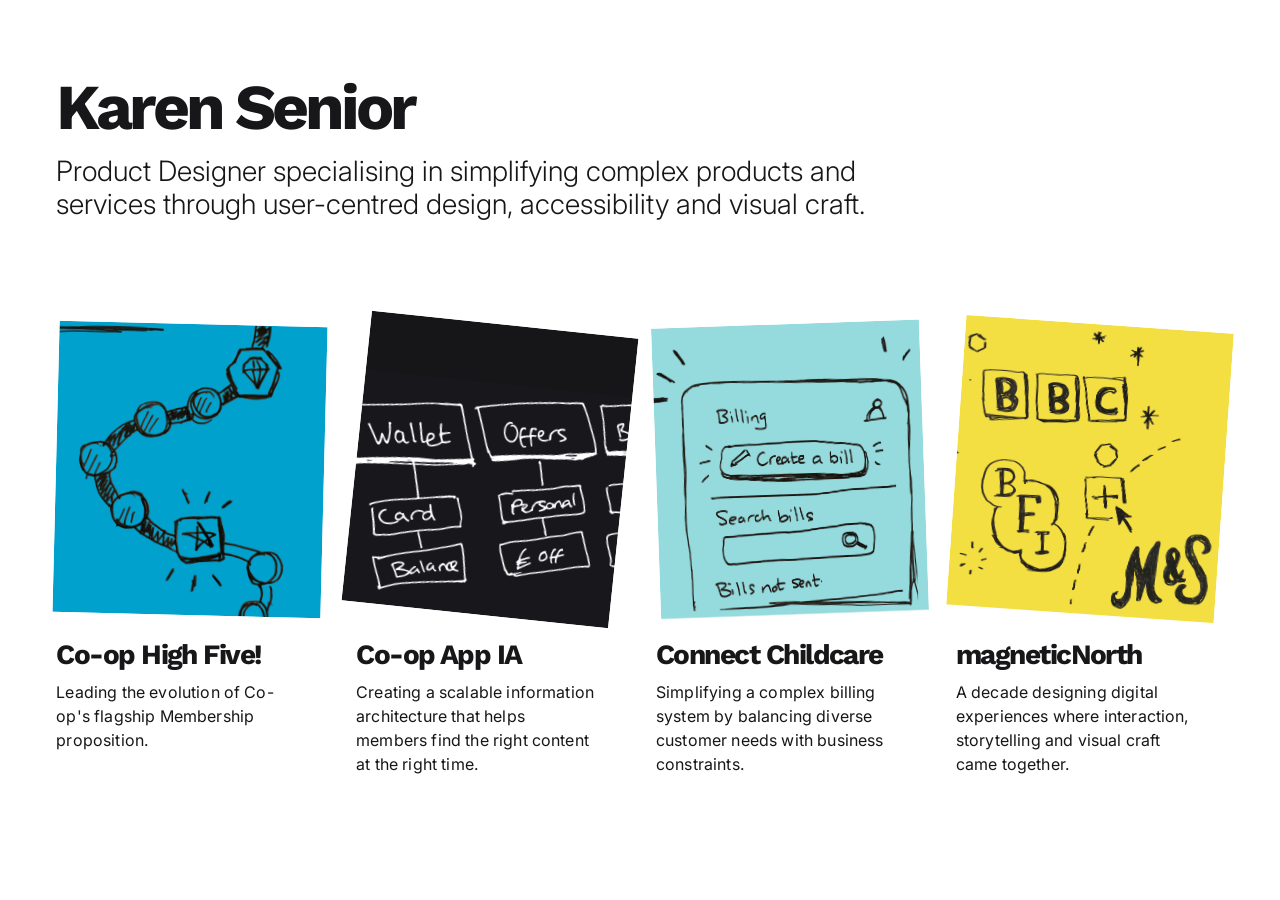
<file: 03 Site/index.html>
<!doctype html>
<html lang="en">
  <head>
    <meta charset="UTF-8" />
    <meta name="viewport" content="width=device-width, initial-scale=1.0" />
    <meta name="description" content="Selected work by Karen Senior, lead designer." />
    <title>Karen Senior — Lead designer</title>
    <link rel="stylesheet" href="styles.css" />
    <link rel="stylesheet" href="typography.css" />
  </head>
  <body>
    <main class="portfolio">
      <header class="intro">
        <p class="name">Karen Senior</p>
        <h1>Product Designer specialising in simplifying complex products and services through user-centred design, accessibility and visual craft.</h1>
      </header>

      <section class="projects" aria-label="Selected projects">
        <a class="project high-five" href="co-op-high-five.html">
          <span class="art"><img src="assets/high-five-hero.png" alt="Co-op High Five illustration" /></span>
          <span class="project-copy"><strong>Co-op High Five!</strong><span>Leading the evolution of Co-op's flagship Membership proposition.</span></span>
        </a>
        <a class="project app-ia" href="co-op-app-ia.html">
          <span class="art"><img src="assets/coop-ia-hero.png" alt="Co-op App information architecture sketch" /></span>
          <span class="project-copy"><strong>Co-op App IA</strong><span>Creating a scalable information architecture that helps members find the right content at the right time.</span></span>
        </a>
        <a class="project childcare" href="connect-childcare.html">
          <span class="art"><img src="assets/connect-childcare-hero.png" alt="Connect Childcare billing sketch" /></span>
          <span class="project-copy"><strong>Connect Childcare</strong><span>Simplifying a complex billing system by balancing diverse customer needs with business constraints.</span></span>
        </a>
        <a class="project magnetic" href="magnetic-north.html">
          <span class="art"><img src="assets/magneticnorth-hero.png" alt="magneticNorth lettering illustration" /></span>
          <span class="project-copy"><strong>magneticNorth</strong><span>A decade designing digital experiences where interaction, storytelling and visual craft came together.</span></span>
        </a>
      </section>
    </main>
  </body>
</html>
</file>
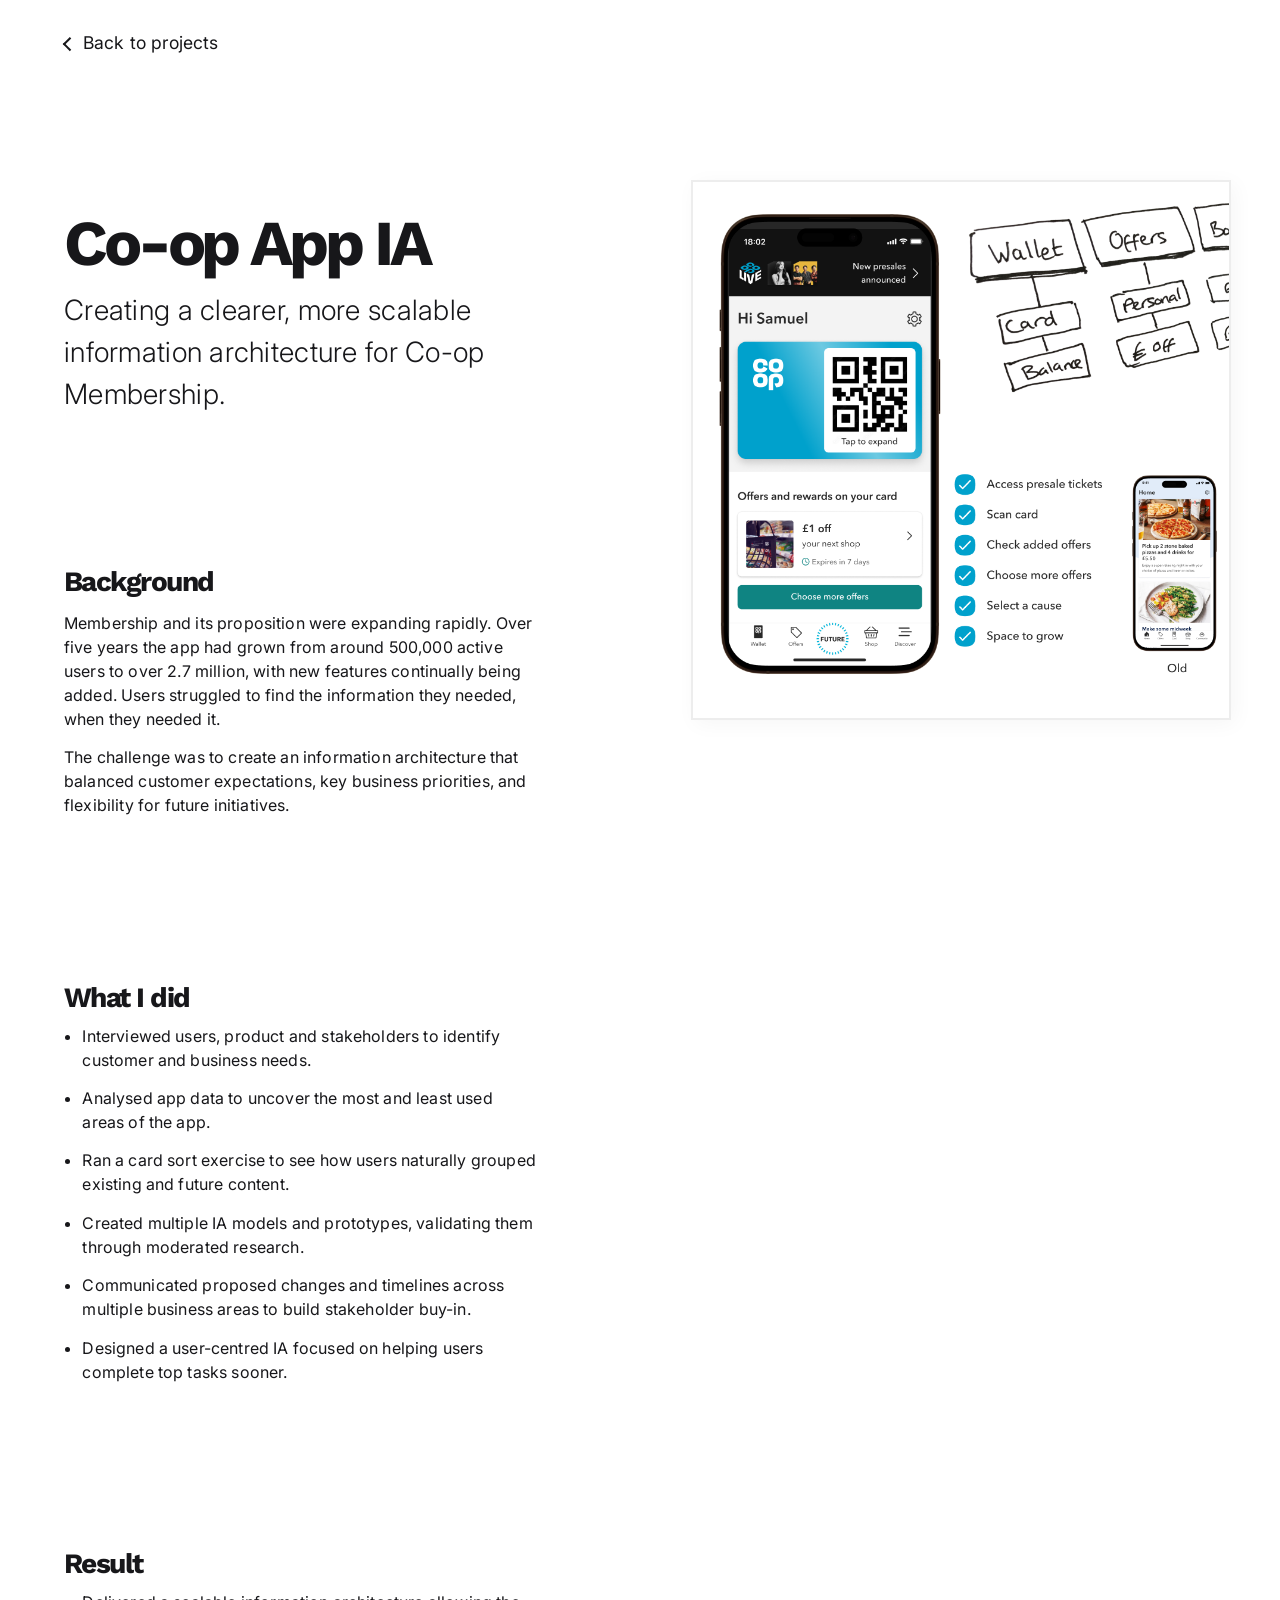
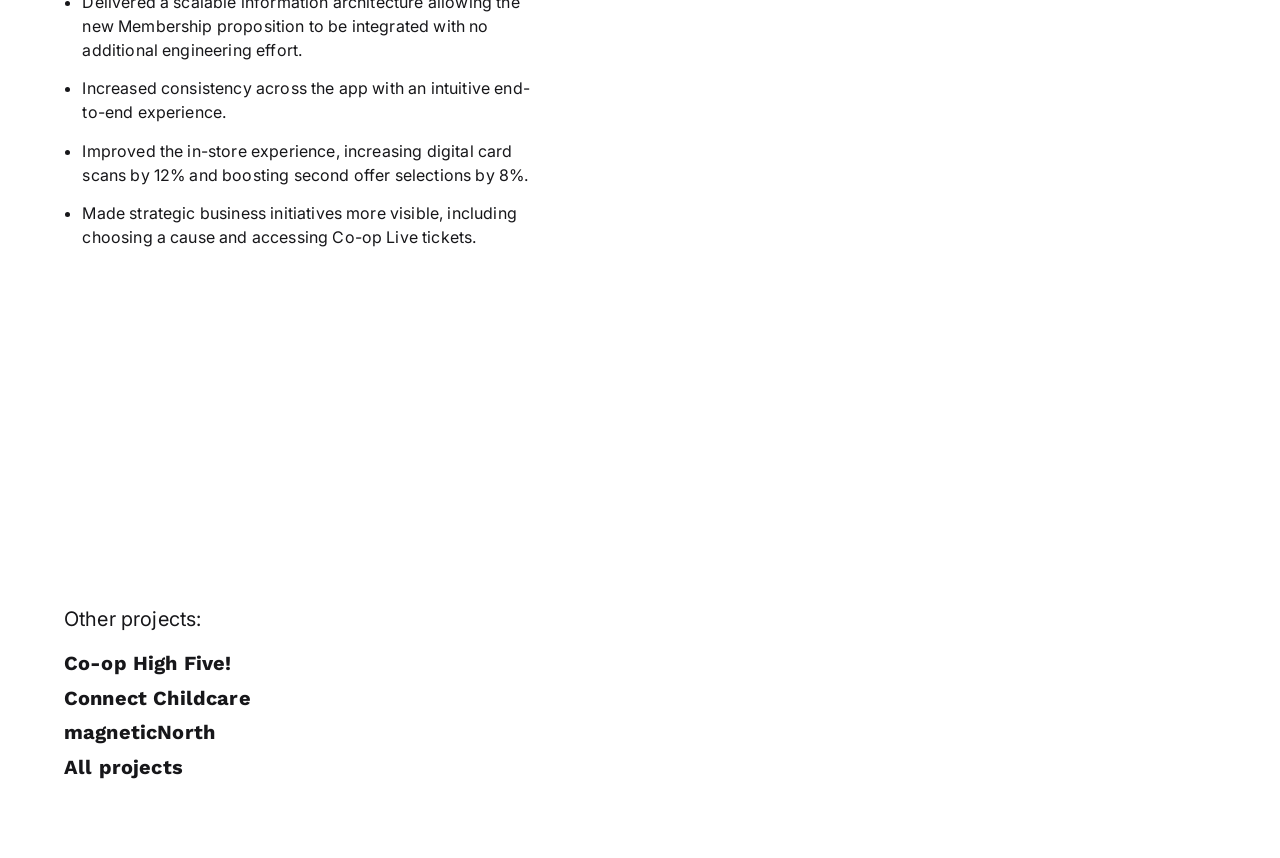
<file: 03 Site/co-op-app-ia.html>
<!doctype html>
<html lang="en">
<head>
  <meta charset="UTF-8" />
  <meta name="viewport" content="width=device-width, initial-scale=1.0" />
  <meta name="description" content="Co-op App IA case study by Karen Senior." />
  <title>Co-op App IA — Karen Senior</title>
  <link rel="stylesheet" href="high-five.css?v=lede-sync" />
  <link rel="stylesheet" href="typography.css" />
  <link rel="stylesheet" href="high-five-images.css?v=lede-sync-2" />
  <link rel="stylesheet" href="project-motion.css" />
  <script src="project-motion.js" defer></script>
</head>
<body>
  <main class="high-five-case case-with-gallery">
    <a class="back" href="index.html"><span class="back-chevron" aria-hidden="true"></span><span>Back to projects</span></a>
    <figure class="visual mobile-logo" data-reveal="image"><img src="assets/app-ia-1.png" alt="Co-op App IA exploration" /></figure>
    <div class="case-grid">
      <article class="case-copy">
        <header class="case-title"><h1 class="case-name">Co-op App IA</h1><p class="case-lede">Creating a clearer, more scalable information architecture for Co-op Membership.</p></header>
        <figure class="visual mobile-heading-image"><img src="assets/app-ia-1.png" alt="Co-op App IA exploration" /></figure>
        <section data-reveal="text"><h2>Background</h2><p>Membership and its proposition were expanding rapidly. Over five years the app had grown from around 500,000 active users to over 2.7 million, with new features continually being added. Users struggled to find the information they needed, when they needed it.</p><p>The challenge was to create an information architecture that balanced customer expectations, key business priorities, and flexibility for future initiatives.</p></section><figure class="visual mobile-inline"><img src="assets/app-ia-2.png" alt="Co-op app card sort and content model" /></figure>
        <section data-reveal="text"><h2>What I did</h2><ul><li>Interviewed users, product and stakeholders to identify customer and business needs.</li><li>Analysed app data to uncover the most and least used areas of the app.</li><li>Ran a card sort exercise to see how users naturally grouped existing and future content.</li><li>Created multiple IA models and prototypes, validating them through moderated research.</li><li>Communicated proposed changes and timelines across multiple business areas to build stakeholder buy-in.</li><li>Designed a user-centred IA focused on helping users complete top tasks sooner.</li></ul></section><figure class="visual mobile-inline"><img src="assets/app-ia-3.png" alt="Co-op app tasks and information architecture" /></figure>
        <section data-reveal="text"><h2>Result</h2><ul><li>Delivered a scalable information architecture allowing the new Membership proposition to be integrated with no additional engineering effort.</li><li>Increased consistency across the app with an intuitive end-to-end experience.</li><li>Improved the in-store experience, increasing digital card scans by 12% and boosting second offer selections by 8%.</li><li>Made strategic business initiatives more visible, including choosing a cause and accessing Co-op Live tickets.</li></ul></section><figure class="visual mobile-inline"><img src="assets/app-ia-4.png" alt="Co-op app prototypes and testing" /></figure><figure class="visual mobile-inline"><img src="assets/app-ia-5.png" alt="Co-op Membership app screens" /></figure>
      </article>
      <aside class="case-gallery stack-gallery" aria-label="Co-op App IA project imagery">
        <figure class="visual logo" data-reveal="image"><img src="assets/app-ia-1.png" alt="Co-op App IA exploration" /></figure>
        <figure class="visual phones" data-reveal="image"><img src="assets/app-ia-2.png" alt="Co-op app card sort and content model" /></figure>
        <figure class="visual app" data-reveal="image"><img src="assets/app-ia-3.png" alt="Co-op app tasks and information architecture" /></figure>
        <figure class="visual roadmap" data-reveal="image"><img src="assets/app-ia-4.png" alt="Co-op app prototypes and testing" /></figure>
        <figure class="visual workshop" data-reveal="image"><img src="assets/app-ia-5.png" alt="Co-op Membership app screens" /></figure>
      </aside>
    </div>
    <nav class="other-projects" aria-label="Other projects"><p>Other projects:</p><a href="co-op-high-five.html">Co-op High Five!</a><a href="connect-childcare.html">Connect Childcare</a><a href="magnetic-north.html">magneticNorth</a><a href="index.html">All projects</a></nav>
  </main>
</body>
</html>
</file>
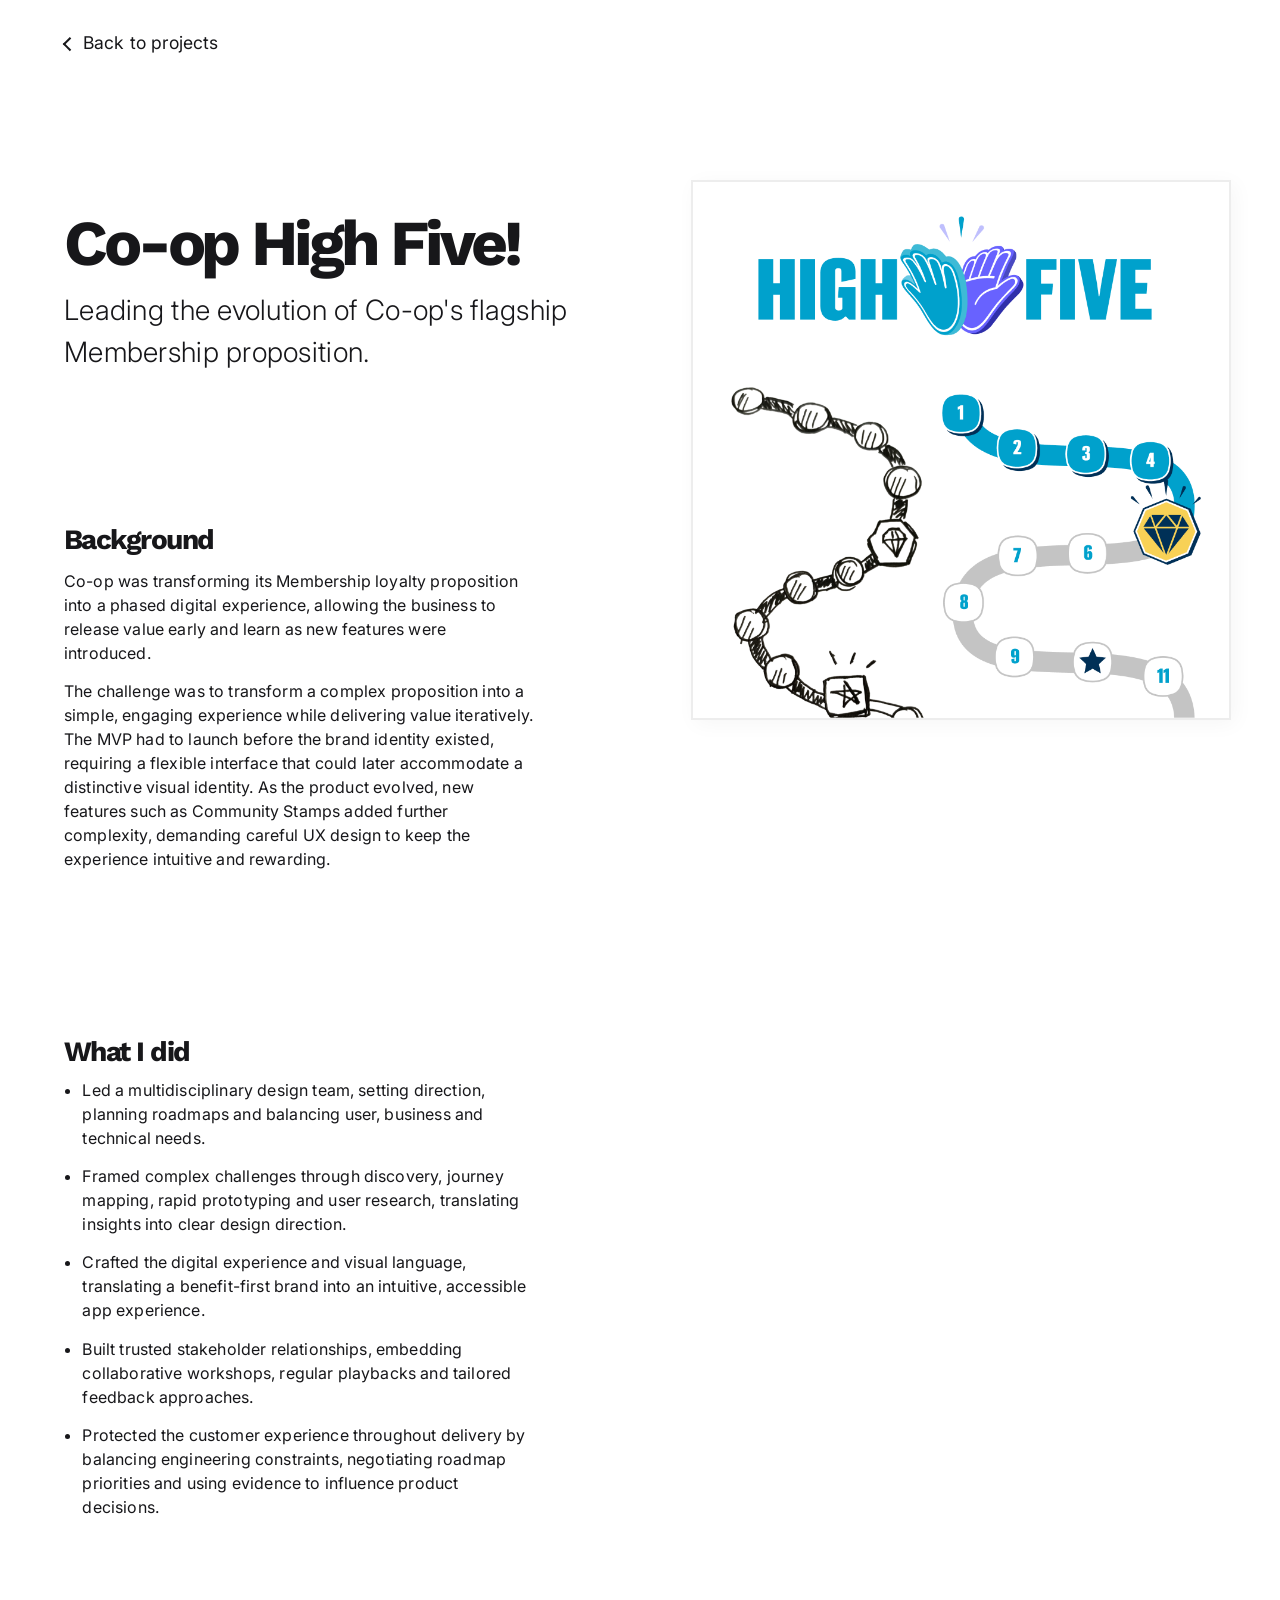
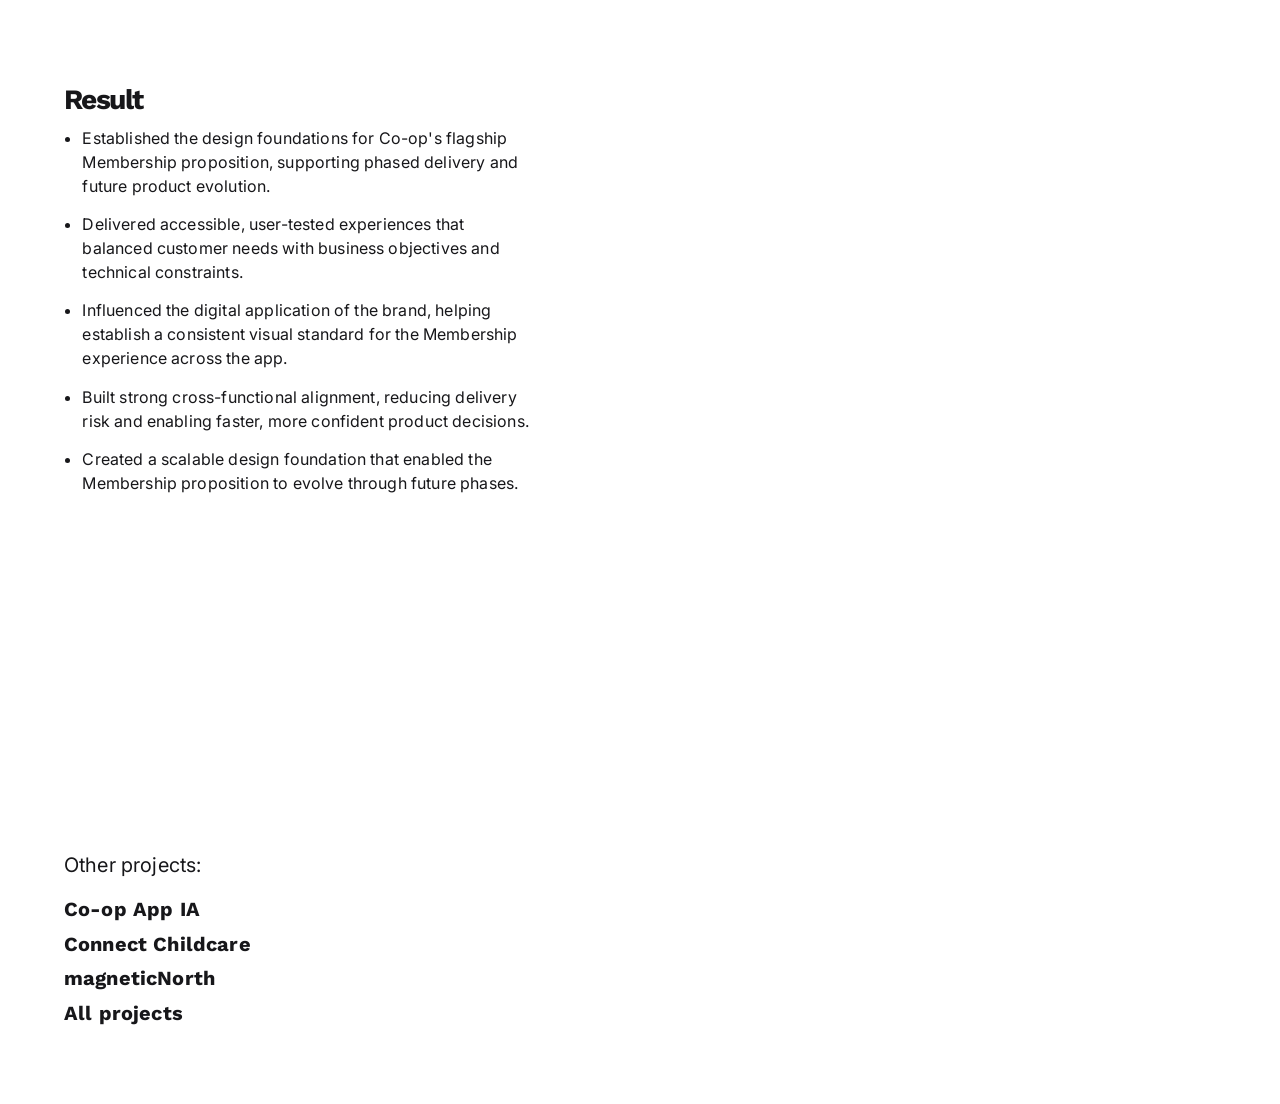
<file: 03 Site/co-op-high-five.html>
<!doctype html>
<html lang="en">
  <head>
    <meta charset="UTF-8" />
    <meta name="viewport" content="width=device-width, initial-scale=1.0" />
    <meta name="description" content="Co-op High Five case study by Karen Senior." />
    <title>Co-op High Five! — Karen Senior</title>
    <link rel="stylesheet" href="high-five.css?v=lede-sync" />
    <link rel="stylesheet" href="typography.css" />
    <link rel="stylesheet" href="high-five-images.css?v=lede-sync-2" />
    <link rel="stylesheet" href="project-motion.css?v=600-square" />
    <script src="project-motion.js" defer></script>
  </head>
  <body>
    <main class="high-five-case">
      <a class="back" href="index.html"><span class="back-chevron" aria-hidden="true"></span><span>Back to projects</span></a>
      <figure class="visual mobile-logo" data-reveal="image"><img src="assets/high-five-1.png" alt="Co-op High Five campaign logo" /></figure>
      <div class="case-grid">
        <article class="case-copy">
          <header class="case-title">
            <h1 class="case-name">Co-op High Five!</h1>
            <p class="case-lede" style="width:100%;max-width:none;">Leading the evolution of Co-op's flagship Membership proposition.</p>
          </header>
          <figure class="visual mobile-heading-image"><img src="assets/high-five-1.png" alt="Co-op High Five campaign logo" /></figure>
          <section data-reveal="text"><h2>Background</h2><p>Co-op was transforming its Membership loyalty proposition into a phased digital experience, allowing the business to release value early and learn as new features were introduced.</p><p>The challenge was to transform a complex proposition into a simple, engaging experience while delivering value iteratively. The MVP had to launch before the brand identity existed, requiring a flexible interface that could later accommodate a distinctive visual identity. As the product evolved, new features such as Community Stamps added further complexity, demanding careful UX design to keep the experience intuitive and rewarding.</p></section>
          <figure class="visual mobile-inline mobile-image-2"><img src="assets/high-five-2.png" alt="Co-op High Five mobile screens" /></figure>
          <section data-reveal="text"><h2>What I did</h2><ul><li>Led a multidisciplinary design team, setting direction, planning roadmaps and balancing user, business and technical needs.</li><li>Framed complex challenges through discovery, journey mapping, rapid prototyping and user research, translating insights into clear design direction.</li><li>Crafted the digital experience and visual language, translating a benefit-first brand into an intuitive, accessible app experience.</li><li>Built trusted stakeholder relationships, embedding collaborative workshops, regular playbacks and tailored feedback approaches.</li><li>Protected the customer experience throughout delivery by balancing engineering constraints, negotiating roadmap priorities and using evidence to influence product decisions.</li></ul></section>
          <figure class="visual mobile-inline mobile-image-3"><img src="assets/high-five-3.png" alt="More Co-op High Five app screens" /></figure>
          <section data-reveal="text"><h2>Result</h2><ul><li>Established the design foundations for Co-op's flagship Membership proposition, supporting phased delivery and future product evolution.</li><li>Delivered accessible, user-tested experiences that balanced customer needs with business objectives and technical constraints.</li><li>Influenced the digital application of the brand, helping establish a consistent visual standard for the Membership experience across the app.</li><li>Built strong cross-functional alignment, reducing delivery risk and enabling faster, more confident product decisions.</li><li>Created a scalable design foundation that enabled the Membership proposition to evolve through future phases.</li></ul></section>
          <figure class="visual mobile-inline mobile-image-4"><img src="assets/high-five-4.png" alt="Product roadmap planning board" /></figure>
          <figure class="visual mobile-inline mobile-image-5"><img src="assets/high-five-5.png" alt="Design workshop materials and planning board" /></figure>
        </article>
        <aside class="case-gallery stack-gallery" aria-label="Co-op High Five project imagery">
          <figure class="visual logo" data-reveal="image"><img src="assets/high-five-1.png" alt="Co-op High Five campaign logo" /></figure>
          <figure class="visual phones" data-reveal="image"><img src="assets/high-five-2.png" alt="Co-op High Five mobile screens" /></figure>
          <figure class="visual app" data-reveal="image"><img src="assets/high-five-3.png" alt="More Co-op High Five app screens" /></figure>
          <figure class="visual roadmap" data-reveal="image"><img src="assets/high-five-4.png" alt="Product roadmap planning board" /></figure>
          <figure class="visual workshop" data-reveal="image"><img src="assets/high-five-5.png" alt="Design workshop materials and planning board" /></figure>
        </aside>
      </div>
      <nav class="other-projects" aria-label="Other projects"><p>Other projects:</p><a href="co-op-app-ia.html">Co-op App IA</a><a href="connect-childcare.html">Connect Childcare</a><a href="magnetic-north.html">magneticNorth</a><a href="index.html">All projects</a></nav>
    </main>
  </body>
</html>
</file>
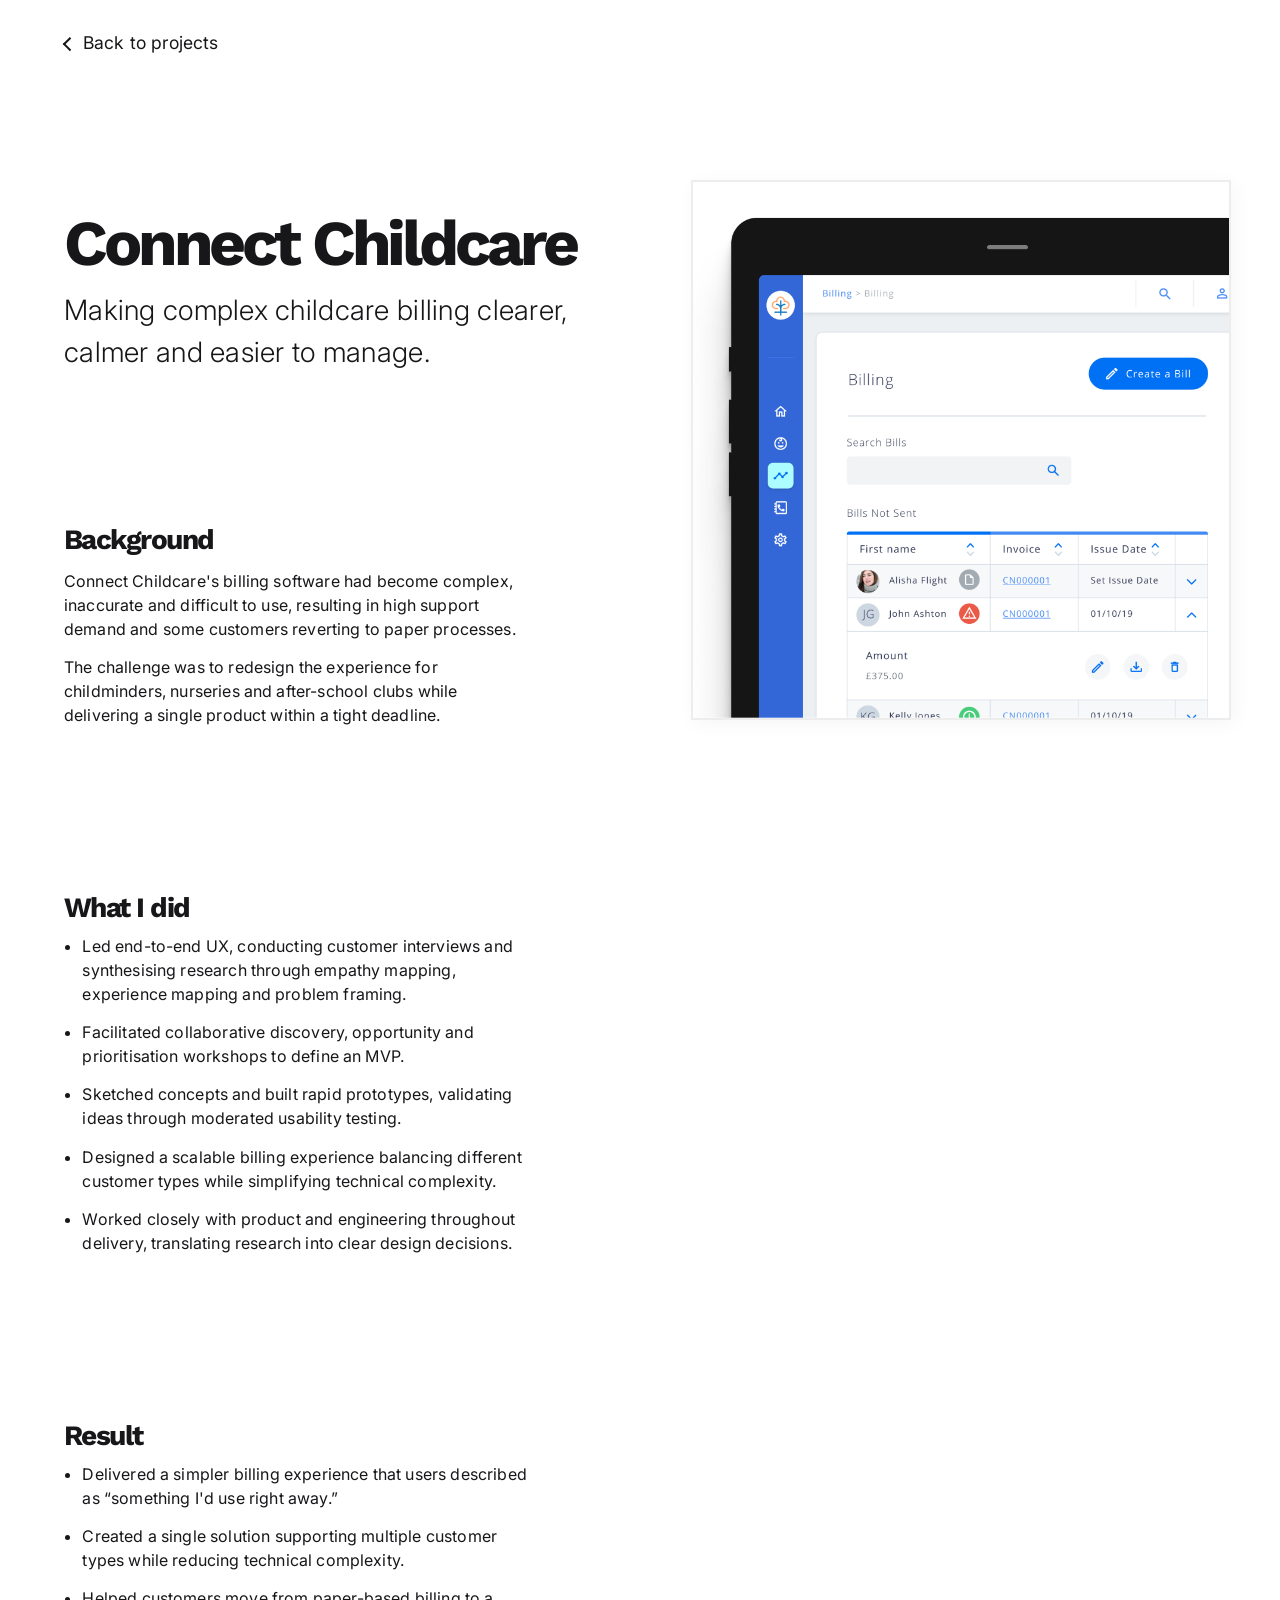
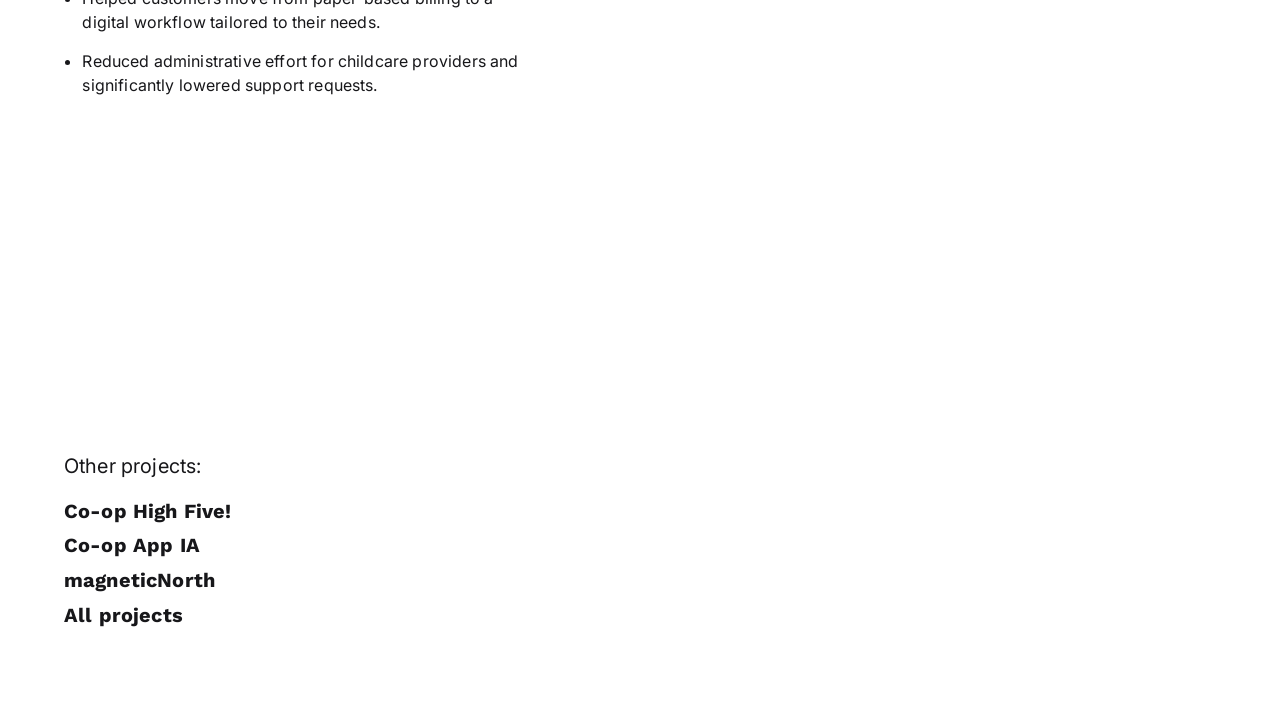
<file: 03 Site/connect-childcare.html>
<!doctype html>
<html lang="en">
<head>
  <meta charset="UTF-8" /><meta name="viewport" content="width=device-width, initial-scale=1.0" />
  <meta name="description" content="Connect Childcare case study by Karen Senior." /><title>Connect Childcare — Karen Senior</title>
  <link rel="stylesheet" href="high-five.css?v=lede-sync" /><link rel="stylesheet" href="typography.css" /><link rel="stylesheet" href="high-five-images.css?v=lede-sync-2" /><link rel="stylesheet" href="project-motion.css" /><script src="project-motion.js" defer></script>
</head>
<body><main class="high-five-case case-with-gallery">
  <a class="back" href="index.html"><span class="back-chevron" aria-hidden="true"></span><span>Back to projects</span></a>
  <figure class="visual mobile-logo" data-reveal="image"><img src="assets/connect-childcare-1.png" alt="Connect Childcare billing interface" /></figure>
  <div class="case-grid"><article class="case-copy">
    <header class="case-title"><h1 class="case-name">Connect Childcare</h1><p class="case-lede">Making complex childcare billing clearer, calmer and easier to manage.</p></header><figure class="visual mobile-heading-image"><img src="assets/connect-childcare-1.png" alt="Connect Childcare billing interface" /></figure>
    <section data-reveal="text"><h2>Background</h2><p>Connect Childcare's billing software had become complex, inaccurate and difficult to use, resulting in high support demand and some customers reverting to paper processes.</p><p>The challenge was to redesign the experience for childminders, nurseries and after-school clubs while delivering a single product within a tight deadline.</p></section><figure class="visual mobile-inline"><img src="assets/connect-childcare-2.png" alt="Connect Childcare service design sketches" /></figure>
    <section data-reveal="text"><h2>What I did</h2><ul><li>Led end-to-end UX, conducting customer interviews and synthesising research through empathy mapping, experience mapping and problem framing.</li><li>Facilitated collaborative discovery, opportunity and prioritisation workshops to define an MVP.</li><li>Sketched concepts and built rapid prototypes, validating ideas through moderated usability testing.</li><li>Designed a scalable billing experience balancing different customer types while simplifying technical complexity.</li><li>Worked closely with product and engineering throughout delivery, translating research into clear design decisions.</li></ul></section><figure class="visual mobile-inline"><img src="assets/connect-childcare-3.png" alt="Connect Childcare research and user flows" /></figure>
    <section data-reveal="text"><h2>Result</h2><ul><li>Delivered a simpler billing experience that users described as “something I'd use right away.”</li><li>Created a single solution supporting multiple customer types while reducing technical complexity.</li><li>Helped customers move from paper-based billing to a digital workflow tailored to their needs.</li><li>Reduced administrative effort for childcare providers and significantly lowered support requests.</li></ul></section><figure class="visual mobile-inline"><img src="assets/connect-childcare-4.png" alt="Connect Childcare interface explorations" /></figure>
  </article><aside class="case-gallery stack-gallery" aria-label="Connect Childcare project imagery">
    <figure class="visual logo" data-reveal="image"><img src="assets/connect-childcare-1.png" alt="Connect Childcare billing interface" /></figure>
    <figure class="visual phones" data-reveal="image"><img src="assets/connect-childcare-2.png" alt="Connect Childcare service design sketches" /></figure>
    <figure class="visual app" data-reveal="image"><img src="assets/connect-childcare-3.png" alt="Connect Childcare research and user flows" /></figure>
    <figure class="visual roadmap" data-reveal="image"><img src="assets/connect-childcare-4.png" alt="Connect Childcare interface explorations" /></figure>
  </aside></div>
<nav class="other-projects" aria-label="Other projects"><p>Other projects:</p><a href="co-op-high-five.html">Co-op High Five!</a><a href="co-op-app-ia.html">Co-op App IA</a><a href="magnetic-north.html">magneticNorth</a><a href="index.html">All projects</a></nav>
</main></body></html>
</file>
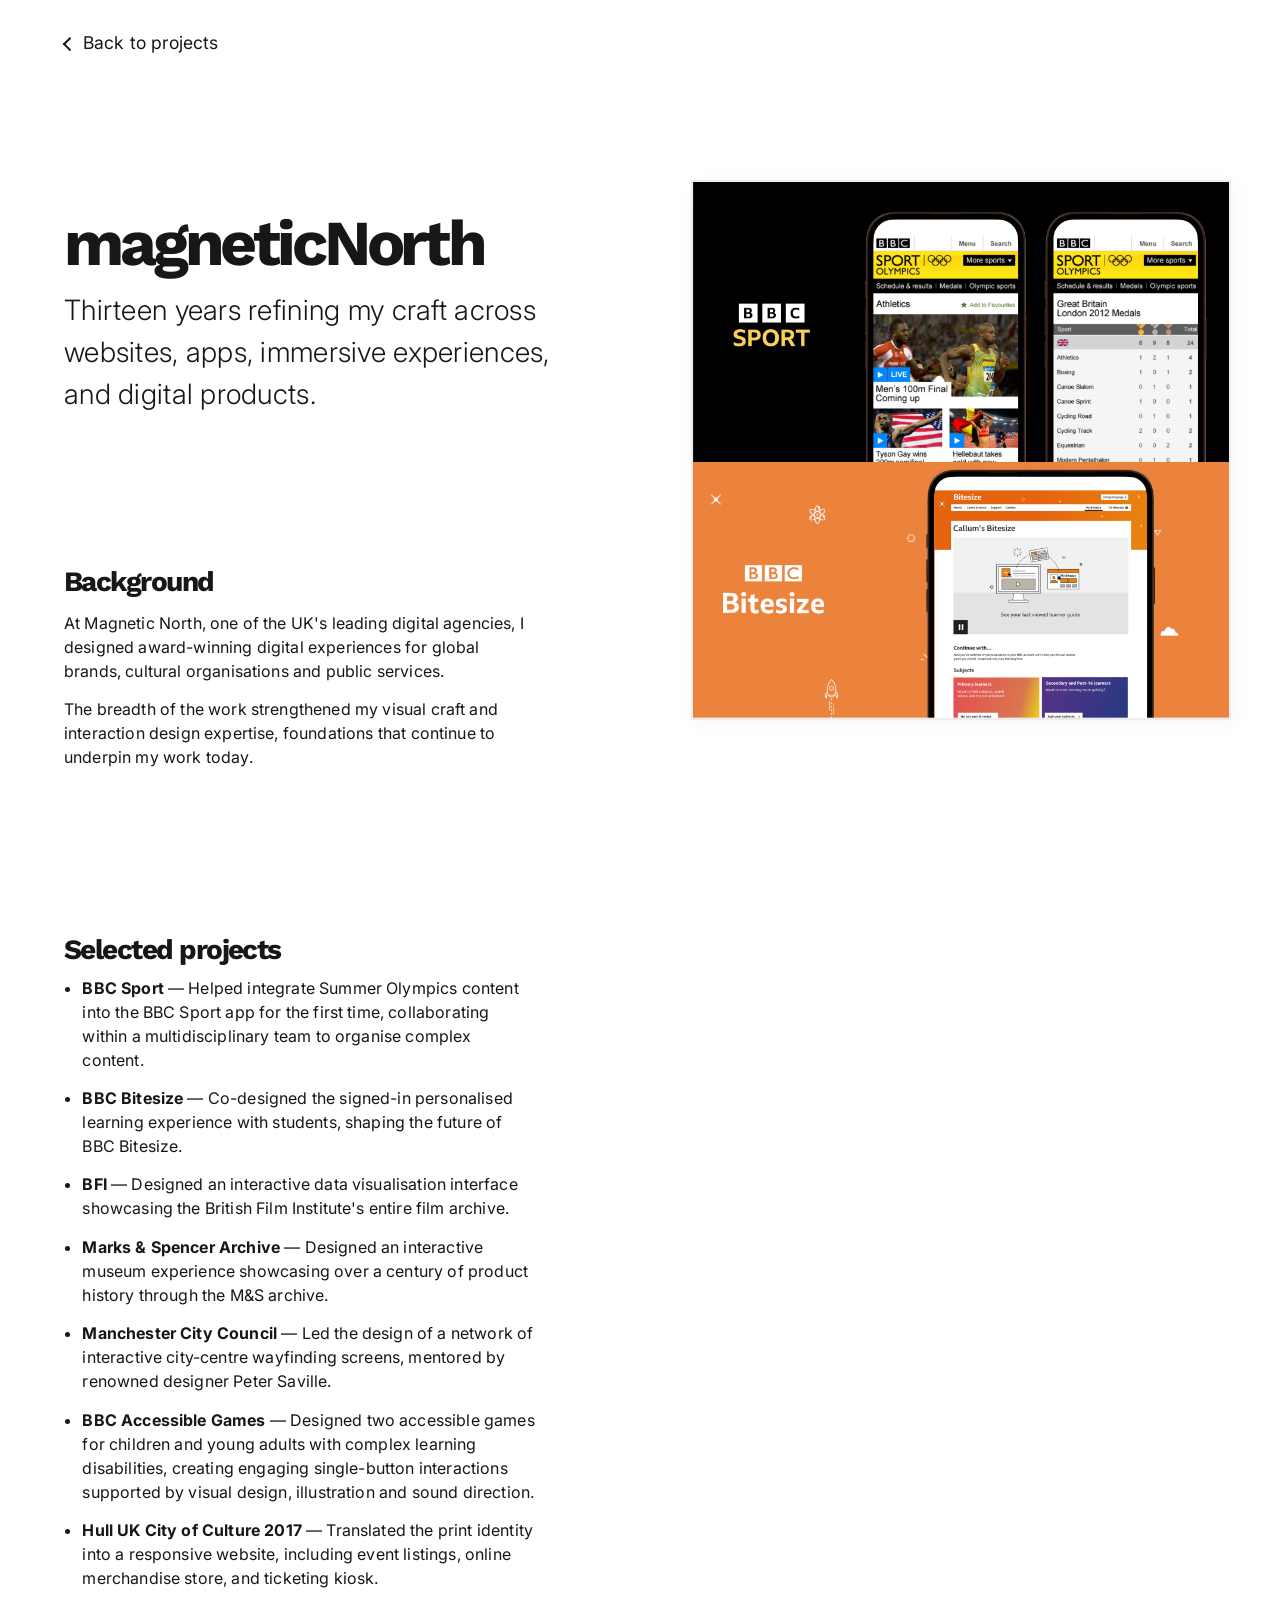
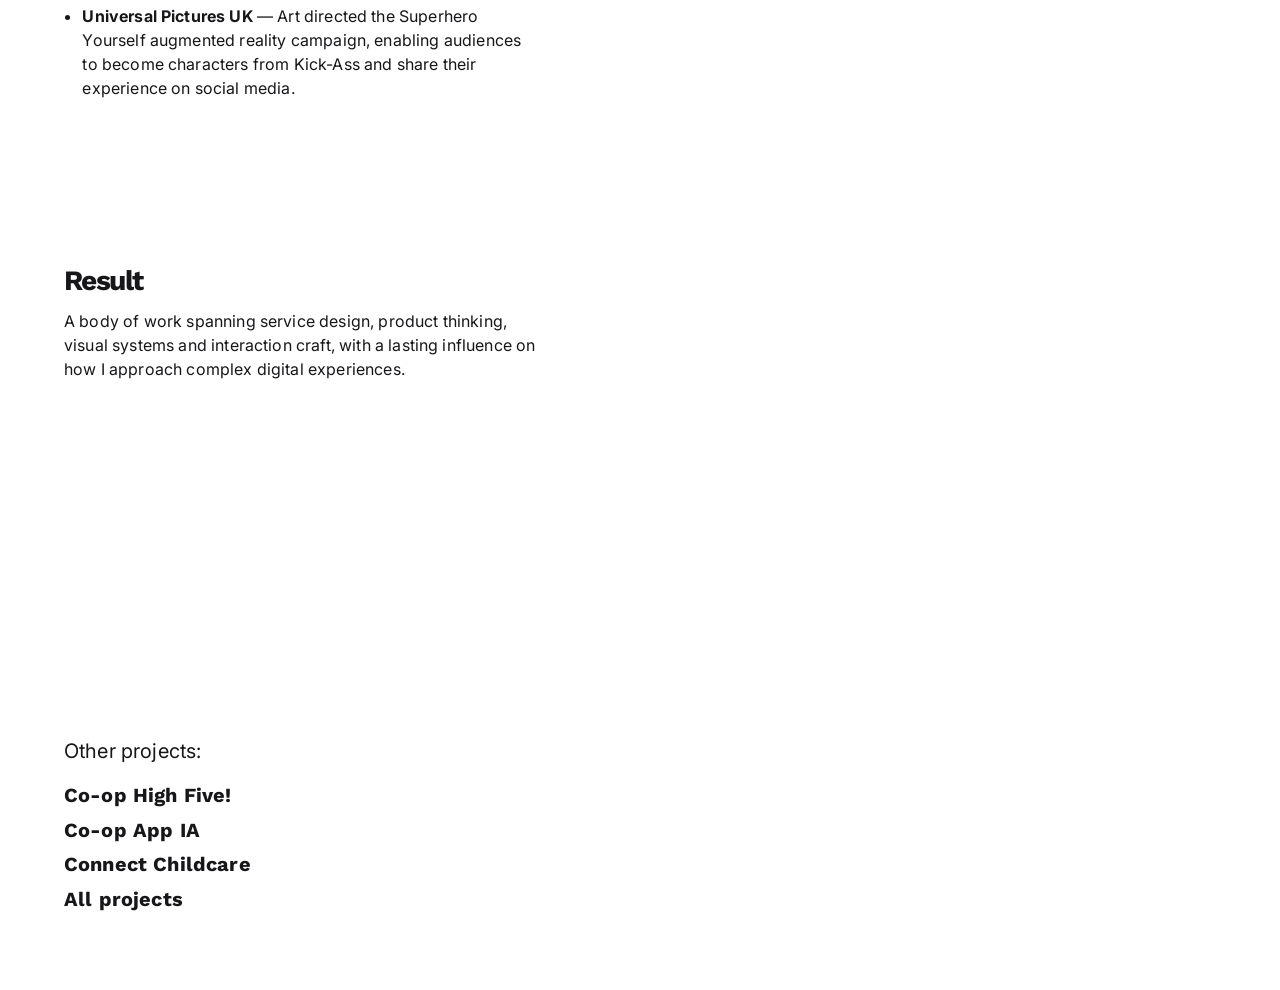
<file: 03 Site/magnetic-north.html>
<!doctype html>
<html lang="en">
<head>
  <meta charset="UTF-8" /><meta name="viewport" content="width=device-width, initial-scale=1.0" />
  <meta name="description" content="magneticNorth case study by Karen Senior." /><title>magneticNorth — Karen Senior</title>
  <link rel="stylesheet" href="high-five.css?v=lede-sync" /><link rel="stylesheet" href="typography.css" /><link rel="stylesheet" href="high-five-images.css?v=lede-sync-2" /><link rel="stylesheet" href="project-motion.css" /><script src="project-motion.js" defer></script>
</head>
<body><main class="high-five-case case-with-gallery">
  <a class="back" href="index.html"><span class="back-chevron" aria-hidden="true"></span><span>Back to projects</span></a>
  <figure class="visual mobile-logo" data-reveal="image"><img src="assets/magnetic-north-1.png" alt="BBC Sport and BBC Bitesize work" /></figure>
  <div class="case-grid"><article class="case-copy">
    <header class="case-title"><h1 class="case-name">magneticNorth</h1><p class="case-lede">Thirteen years refining my craft across websites, apps, immersive experiences, and digital products.</p></header><figure class="visual mobile-heading-image"><img src="assets/magnetic-north-1.png" alt="BBC Sport and BBC Bitesize work" /></figure>
    <section data-reveal="text"><h2>Background</h2><p>At Magnetic North, one of the UK's leading digital agencies, I designed award-winning digital experiences for global brands, cultural organisations and public services.</p><p>The breadth of the work strengthened my visual craft and interaction design expertise, foundations that continue to underpin my work today.</p></section><figure class="visual mobile-inline"><img src="assets/magnetic-north-2.png" alt="BFI Filmography experience" /></figure>
    <section data-reveal="text"><h2>Selected projects</h2><ul><li><strong>BBC Sport</strong> — Helped integrate Summer Olympics content into the BBC Sport app for the first time, collaborating within a multidisciplinary team to organise complex content.</li><li><strong>BBC Bitesize</strong> — Co-designed the signed-in personalised learning experience with students, shaping the future of BBC Bitesize.</li><li><strong>BFI</strong> — Designed an interactive data visualisation interface showcasing the British Film Institute's entire film archive.</li><li><strong>Marks &amp; Spencer Archive</strong> — Designed an interactive museum experience showcasing over a century of product history through the M&amp;S archive.</li><li><strong>Manchester City Council</strong> — Led the design of a network of interactive city-centre wayfinding screens, mentored by renowned designer Peter Saville.</li><li><strong>BBC Accessible Games</strong> — Designed two accessible games for children and young adults with complex learning disabilities, creating engaging single-button interactions supported by visual design, illustration and sound direction.</li><li><strong>Hull UK City of Culture 2017</strong> — Translated the print identity into a responsive website, including event listings, online merchandise store, and ticketing kiosk.</li><li><strong>Universal Pictures UK</strong> — Art directed the Superhero Yourself augmented reality campaign, enabling audiences to become characters from Kick-Ass and share their experience on social media.</li></ul></section><figure class="visual mobile-inline"><img src="assets/magnetic-north-3.png" alt="Marks and Spencer Archive experience" /></figure>
    <section data-reveal="text"><h2>Result</h2><p>A body of work spanning service design, product thinking, visual systems and interaction craft, with a lasting influence on how I approach complex digital experiences.</p></section><figure class="visual mobile-inline"><img src="assets/magnetic-north-4.png" alt="Manchester City Council wayfinding work" /></figure><figure class="visual mobile-inline"><img src="assets/magnetic-north-5.png" alt="BBC interactive games work" /></figure><figure class="visual mobile-inline"><img src="assets/magnetic-north-6.png" alt="Hull UK City of Culture digital experience" /></figure>
  </article><aside class="case-gallery stack-gallery" aria-label="magneticNorth project imagery">
    <figure class="visual logo" data-reveal="image"><img src="assets/magnetic-north-1.png" alt="BBC Sport and BBC Bitesize work" /></figure>
    <figure class="visual phones" data-reveal="image"><img src="assets/magnetic-north-2.png" alt="BFI Filmography experience" /></figure>
    <figure class="visual app" data-reveal="image"><img src="assets/magnetic-north-3.png" alt="Marks and Spencer Archive experience" /></figure>
    <figure class="visual roadmap" data-reveal="image"><img src="assets/magnetic-north-4.png" alt="Manchester City Council wayfinding work" /></figure>
    <figure class="visual workshop" data-reveal="image"><img src="assets/magnetic-north-5.png" alt="BBC interactive games work" /></figure>
    <figure class="visual workshop" data-reveal="image"><img src="assets/magnetic-north-6.png" alt="Hull UK City of Culture digital experience" /></figure>
  </aside></div>
<nav class="other-projects" aria-label="Other projects"><p>Other projects:</p><a href="co-op-high-five.html">Co-op High Five!</a><a href="co-op-app-ia.html">Co-op App IA</a><a href="connect-childcare.html">Connect Childcare</a><a href="index.html">All projects</a></nav>
</main></body></html>
</file>
<file: 03 Site/styles.css>
@import url('https://fonts.googleapis.com/css2?family=Inter:wght@300;400&family=Work+Sans:wght@700&display=swap');

:root { --ink:#17171a; --paper:#fff; }
* { box-sizing:border-box; }
body { margin:0; background:var(--paper); color:var(--ink); font-family:"Inter", Arial, sans-serif; font-weight:400; letter-spacing:.01em; }
h1, h2, h3 { font-family:"Work Sans", Arial, sans-serif; font-weight:700; }
.portfolio { max-width:1920px; margin:auto; padding:clamp(2.5rem, 6vw, 5.5rem) clamp(1.5rem, 4.4vw, 5.2rem) 4rem; }
.intro { margin-bottom:clamp(4.5rem, 8vw, 8rem); }
.name, h1, .eyebrow { margin:0; letter-spacing:-.065em; line-height:.96; }
.name { font-size:clamp(3rem, 5vw, 5rem); font-family:"Work Sans", Arial, sans-serif; font-weight:700; }
h1 { width:100%; max-width:42ch; margin-top:.2em; font-family:"Inter", Arial, sans-serif; font-size:clamp(1.5rem, 2.3vw, 2.4rem); line-height:1.08; font-weight:300; letter-spacing:-.035em; }
.intro h1 { max-width:none; margin-top:calc(.4rem + 10px); font-family:"Inter", Arial, sans-serif !important; font-size:28px !important; line-height:33.6px !important; font-weight:300 !important; letter-spacing:0em !important; }
.eyebrow { margin-top:.4em; font-size:30px; font-weight:300; line-height:1.08; letter-spacing:-.035em; }
.scribble { display:block; width:clamp(17rem, 25vw, 29rem); max-width:100%; margin-top:1.15rem; }
.projects { display:grid; grid-template-columns:repeat(4, minmax(0, 1fr)); gap:clamp(1rem, 2.5vw, 3.2rem); align-items:start; }
.project { color:inherit; text-decoration:none; display:block; min-width:0; }
.art { display:block; aspect-ratio: .92; overflow:hidden; transition:transform .25s ease, box-shadow .25s ease; }
.art img { display:block; width:100%; height:100%; object-fit:cover; }
.motion-filters { position:absolute; width:0; height:0; overflow:hidden; }
.high-five .art { --tilt:1.42deg; --hover-tilt:-2.58deg; transform:rotate(var(--tilt)); }
.app-ia .art { --tilt:6deg; --hover-tilt:2deg; transform:rotate(var(--tilt)); }
.childcare .art { --tilt:-2deg; --hover-tilt:2deg; transform:rotate(var(--tilt)); }
.magnetic .art { --tilt:4deg; --hover-tilt:0deg; transform:rotate(var(--tilt)); }
.project-copy { display:block; padding-top:clamp(1.5rem, 2vw, 2.5rem); }
.project-copy strong { display: inline-block; position:relative; font-family:"Work Sans", Arial, sans-serif; font-size:1.75rem; font-weight:700; line-height:1; letter-spacing:-.055em; }
.project-copy strong::after { content:""; position:absolute; left:0; right:0; bottom:-.18em; height:2px; background:currentColor; transform:scaleX(0); transform-origin:left center; transition:transform .25s ease; }
.project:hover .project-copy strong::after, .project:focus-visible .project-copy strong::after { transform:scaleX(1); }
.project-copy span { display:block; margin-top:.7rem; max-width:80%; font-size:clamp(1rem, 1.15vw, 1.25rem); line-height:1.18; letter-spacing:.01em; }
.project:hover .art, .project:focus-visible .art { transform:translateY(-.5rem) rotate(var(--hover-tilt)); box-shadow:0 .7rem 1.4rem rgb(0 0 0 / .13); }
.project:focus-visible { outline:3px solid #1266c3; outline-offset:7px; }
@media (min-width: 768px) { .eyebrow { font-size:clamp(2.25rem, 3vw, 3.25rem); } }
@media (min-width: 768px) { .intro h1 { width:70%; } }
@media (max-width: 880px) { .projects { grid-template-columns:repeat(2, minmax(0, 1fr)); gap:3rem 1.5rem; } }
@media (max-width: 510px) { .portfolio { padding-top:2.25rem; } .intro { margin-bottom:4rem; } .projects { grid-template-columns:1fr; gap:7.3125rem; } .art { aspect-ratio:1.15; } .project-copy strong { font-size:1.75rem; } .project-copy span { font-size:1.25rem; } }
@media (prefers-reduced-motion: reduce) { .art img { filter:none; } .art, .project:hover .art, .project:focus-visible .art { transition:none; transform:rotate(var(--tilt)); } }
</file>
<file: 03 Site/typography.css>
/* Slightly more open tracking for reading copy. */
body { letter-spacing:.01em; }
.project-copy span,
.details p,
.case-copy p,
.case-copy li { letter-spacing:.01em !important; line-height:1.5 !important; }

.project-copy span,
.details p,
.case-copy section { max-width:90% !important; }
</file>
<file: 03 Site/high-five.css>
@import url('https://fonts.googleapis.com/css2?family=Inter:wght@300;400&family=Work+Sans:wght@700&display=swap');
:root{--ink:#17171a}*{box-sizing:border-box}body{margin:0;color:var(--ink);background:#fff;font-family:"Inter",Arial,sans-serif;font-weight:400}h1,h2,h3{font-family:"Work Sans",Arial,sans-serif;font-weight:700}.high-five-case{max-width:1440px;margin:auto;padding:2rem clamp(1.5rem,5vw,5rem) 5rem}.back{color:inherit;font-size:1.1rem;text-underline-offset:.25rem;display:inline-block;margin-bottom:clamp(3rem,8vw,7rem)}.case-grid{display:grid;grid-template-columns:minmax(17rem,.86fr) minmax(24rem,1.14fr);gap:clamp(2.5rem,8vw,9rem);align-items:start}.case-copy{padding-top:clamp(1rem,4vw,4rem)}.case-title{margin:0 0 clamp(7rem,12vw,12rem)}.case-name{font-family:"Work Sans",Arial,sans-serif;font-weight:700;font-size:clamp(2rem,4.1vw,4.1rem);line-height:.98;letter-spacing:-.065em;margin:0;position:relative}.case-name:before,.case-name:after{content:"";position:absolute;width:1.3rem;height:.16rem;background:currentColor;left:-1.9rem;top:.5em;transform:rotate(-24deg);box-shadow:.3rem .55rem 0 currentColor}.case-name:after{left:auto;right:-1.8rem;transform:rotate(24deg);box-shadow:-.3rem .55rem 0 currentColor}.case-lede{max-width:18ch;font-size:clamp(1.4rem,2.45vw,2.55rem);line-height:1.04;letter-spacing:-.055em;margin:.4rem 0 0}.case-copy section{max-width:31rem;margin:0 0 clamp(7rem,13vw,13rem)}.case-copy h2{font-size:clamp(1.2rem,1.65vw,1.55rem);margin:0 0 .75rem;letter-spacing:-.045em}.case-copy p,.case-copy li{font-size:clamp(1rem,1.25vw,1.25rem);line-height:1.55;letter-spacing:-.025em}.case-copy p{margin:.9rem 0}.case-copy ul{margin:0;padding-left:1.15rem}.case-copy li+li{margin-top:.25rem}.case-gallery{display:grid;gap:clamp(1.3rem,2.3vw,2.2rem);padding-top:0}.visual{margin:0;border:6px solid #ddd;overflow:hidden;background:#fff}.visual img{display:block;width:100%;height:auto}.logo{transform:rotate(-1.15deg);border-color:#ddd}.phones{transform:rotate(1deg)}.app{transform:rotate(-.45deg)}.roadmap{transform:rotate(.8deg)}.workshop{transform:rotate(-1deg)}
@media(max-width:800px){.high-five-case{padding-top:1.5rem}.case-grid{grid-template-columns:1fr;gap:1rem}.case-copy{padding-top:0}.case-title{margin-bottom:4rem}.case-copy section{margin-bottom:4rem}.case-gallery{grid-template-columns:repeat(2,minmax(0,1fr));gap:1rem}.logo,.phones,.app,.roadmap,.workshop{grid-column:span 2}.case-name:before{left:-.25rem;top:-.4rem}.case-name:after{right:-.25rem;top:-.4rem}.case-lede{max-width:25ch}}

.case-lede,.case-copy section{max-width:none}

@media (min-width:801px){.case-grid{padding-top:0}.case-copy{padding-top:10rem}}
@media (min-width:1025px){.case-grid{grid-template-columns:minmax(0,1fr) minmax(0,1fr)}}
.back{margin-bottom:0}
@media (max-width:1024px){.back{margin-bottom:3rem}}
@media (max-width:1024px){.case-grid{grid-template-columns:1fr;gap:1rem}.case-copy{padding-top:0;min-width:0}.case-title{margin-bottom:4rem}.case-copy section{margin-bottom:4rem}}
.back{text-decoration:none}.back span{text-decoration:none}.back-chevron{display:inline-block;width:.55em;height:.55em;margin:0 .45em .02em .08em;border-left:2px solid currentColor;border-bottom:2px solid currentColor;transform:rotate(45deg)}.back:hover span:last-child,.back:focus-visible span:last-child{text-decoration:underline;text-underline-offset:.25rem}
.other-projects{display:flex;flex-direction:column;align-items:flex-start;gap:.8rem;margin-top:12rem}.other-projects p{margin:0 0 .6rem;font-size:1.25rem;line-height:1.1}.other-projects a{position:relative;color:inherit;font-family:"Work Sans",Arial,sans-serif;font-size:1.25rem;font-weight:700;line-height:1.1;text-decoration:none}.other-projects a::after{content:"";position:absolute;left:0;right:0;bottom:-.18em;height:2px;background:currentColor;transform:scaleX(0);transform-origin:left center;transition:transform .25s ease}.other-projects a:hover::after,.other-projects a:focus-visible::after{transform:scaleX(1)}
@media (max-width:1024px){.other-projects{margin-top:6rem}}
</file>
<file: 03 Site/high-five-images.css>
/* Individual, lightly varied image angles. */
.visual { border:2px solid #EDEDED; box-shadow:4px 4px 20px 0 rgba(0, 0, 0, .04); }
.mobile-logo { display:none; }
.mobile-inline { display:none; }
.mobile-heading-image { display:none; }
.case-name { font-size:clamp(3rem, 5vw, 5rem); line-height:.96; letter-spacing:-.065em; }
.case-name::before, .case-name::after { content:none; }
.case-lede { max-width:none; font-family:"Inter", Arial, sans-serif !important; font-size:28px !important; font-weight:300 !important; line-height:33.6px !important; letter-spacing:0em !important; }
.case-copy h2 { font-family:"Work Sans", Arial, sans-serif; font-size:1.75rem; font-weight:700; line-height:1; letter-spacing:-.055em; }
.case-copy p,.case-copy li { font-size:clamp(1rem, 1.15vw, 1.25rem); }
.case-copy li+li { margin-top:.9rem; }
.logo { --tilt:0deg; transform:rotate(var(--tilt)); }
.phones { --tilt:-4deg; transform:rotate(var(--tilt)); }
.app { --tilt:3deg; transform:rotate(var(--tilt)); }
.roadmap { --tilt:-3deg; transform:rotate(var(--tilt)); }
.workshop { --tilt:2deg; transform:rotate(var(--tilt)); }

@media (max-width:1024px) {
  .mobile-logo { display:none; }
  .mobile-heading-image { display:block; width:100%; margin:0 0 4rem; transform:none; }
  .mobile-heading-image img { display:block; width:100%; height:auto; }
  .mobile-inline { display:block; width:100%; margin:0 0 4rem; transform:none; }
  .mobile-inline img { display:block; width:100%; height:auto; }
  .case-gallery { display:none; }
  .case-with-gallery .case-gallery { display:none; }
  .case-gallery .logo { display:none; }
}

@media (max-width:510px) {
  .case-copy p,.case-copy li { font-size:1.25rem; }
}
</file>
<file: 03 Site/project-motion.css>
/* Scroll-led reveals for case-study stories. */
.motion-enabled [data-reveal] { opacity:0; }
.motion-enabled [data-reveal="text"] { transform:translateY(1.5rem); transition:opacity .75s ease, transform .9s cubic-bezier(.2,.75,.25,1); }
.motion-enabled [data-reveal="text"].is-visible { opacity:1; transform:translateY(0); }
.motion-enabled .visual[data-reveal] { transform:translate3d(-2rem, 3rem, 0) rotate(calc(var(--tilt, 0deg) - 1.2deg)); }
.motion-enabled .case-gallery .visual:nth-child(even)[data-reveal] { transform:translate3d(2rem, 3rem, 0) rotate(calc(var(--tilt, 0deg) + 1.2deg)); }
.motion-enabled .visual[data-reveal].is-visible { animation:image-settle .65s cubic-bezier(.2,.8,.2,1) forwards; }
@keyframes image-settle { 0% { opacity:0; transform:translate3d(-2rem, 0, 0) rotate(var(--tilt, 0deg)); } 100% { opacity:1; transform:translate3d(0, 0, 0) rotate(var(--tilt, 0deg)); } }
.case-gallery .visual:nth-child(even)[data-reveal].is-visible { animation-name:image-settle-right; }
.motion-enabled .visual[data-reveal].is-visible { animation-delay:var(--reveal-delay, 0s); }
.case-gallery .visual:nth-child(1) { --reveal-delay:.05s; }
.case-gallery .visual:nth-child(2) { --reveal-delay:.75s; }
.case-gallery .visual:nth-child(3) { --reveal-delay:1.3s; }
.case-gallery .visual:nth-child(4) { --reveal-delay:1.85s; }
.case-gallery .visual:nth-child(5) { --reveal-delay:2.4s; }
@keyframes image-settle-right { 0% { opacity:0; transform:translate3d(2rem, 0, 0) rotate(var(--tilt, 0deg)); } 100% { opacity:1; transform:translate3d(0, 0, 0) rotate(var(--tilt, 0deg)); } }
@media (prefers-reduced-motion: reduce) { .motion-enabled [data-reveal] { opacity:1; transform:none; transition:none; animation:none !important; } }

@media (max-width:1024px) {
  .motion-enabled .case-gallery .visual[data-reveal] {
    opacity:1;
    transform:none;
    animation:none !important;
    pointer-events:auto;
  }
}


@media (min-width:1025px) {
  .case-gallery.stack-gallery { position:sticky; top:calc(50vh - 270px); width:540px; height:540px; min-width:540px; min-height:540px; display:block; overflow:visible; }
  .case-gallery.stack-gallery .visual { position:absolute; inset:0; width:540px; height:540px; display:flex; align-items:center; margin:0; opacity:0; pointer-events:none; }
  .case-gallery.stack-gallery .visual img { width:100%; height:100%; max-width:100%; max-height:100%; object-fit:contain; }
  .case-gallery.stack-gallery .visual:nth-child(1) { z-index:1; }
  .case-gallery.stack-gallery .visual:nth-child(2) { z-index:2; }
  .case-gallery.stack-gallery .visual:nth-child(3) { z-index:3; }
  .case-gallery.stack-gallery .visual:nth-child(4) { z-index:4; }
  .case-gallery.stack-gallery .visual:nth-child(5) { z-index:5; }
  .case-gallery.stack-gallery .visual:nth-child(6) { z-index:6; }
  .motion-enabled .case-gallery.stack-gallery .visual[data-reveal] { transform:translate3d(-1.5rem, 2.5rem, 0) rotate(calc(var(--tilt, 0deg) - 1deg)); }
  .motion-enabled .case-gallery.stack-gallery .visual[data-reveal].is-visible { opacity:1; animation:image-settle .65s cubic-bezier(.2,.8,.2,1) forwards; }
  .motion-enabled .case-gallery.stack-gallery .visual:nth-child(even)[data-reveal] { transform:translate3d(1.5rem, 2.5rem, 0) rotate(calc(var(--tilt, 0deg) + 1deg)); }
  .motion-enabled .case-gallery.stack-gallery .visual:nth-child(even)[data-reveal].is-visible { animation-name:image-settle-right; }
}
</file>
